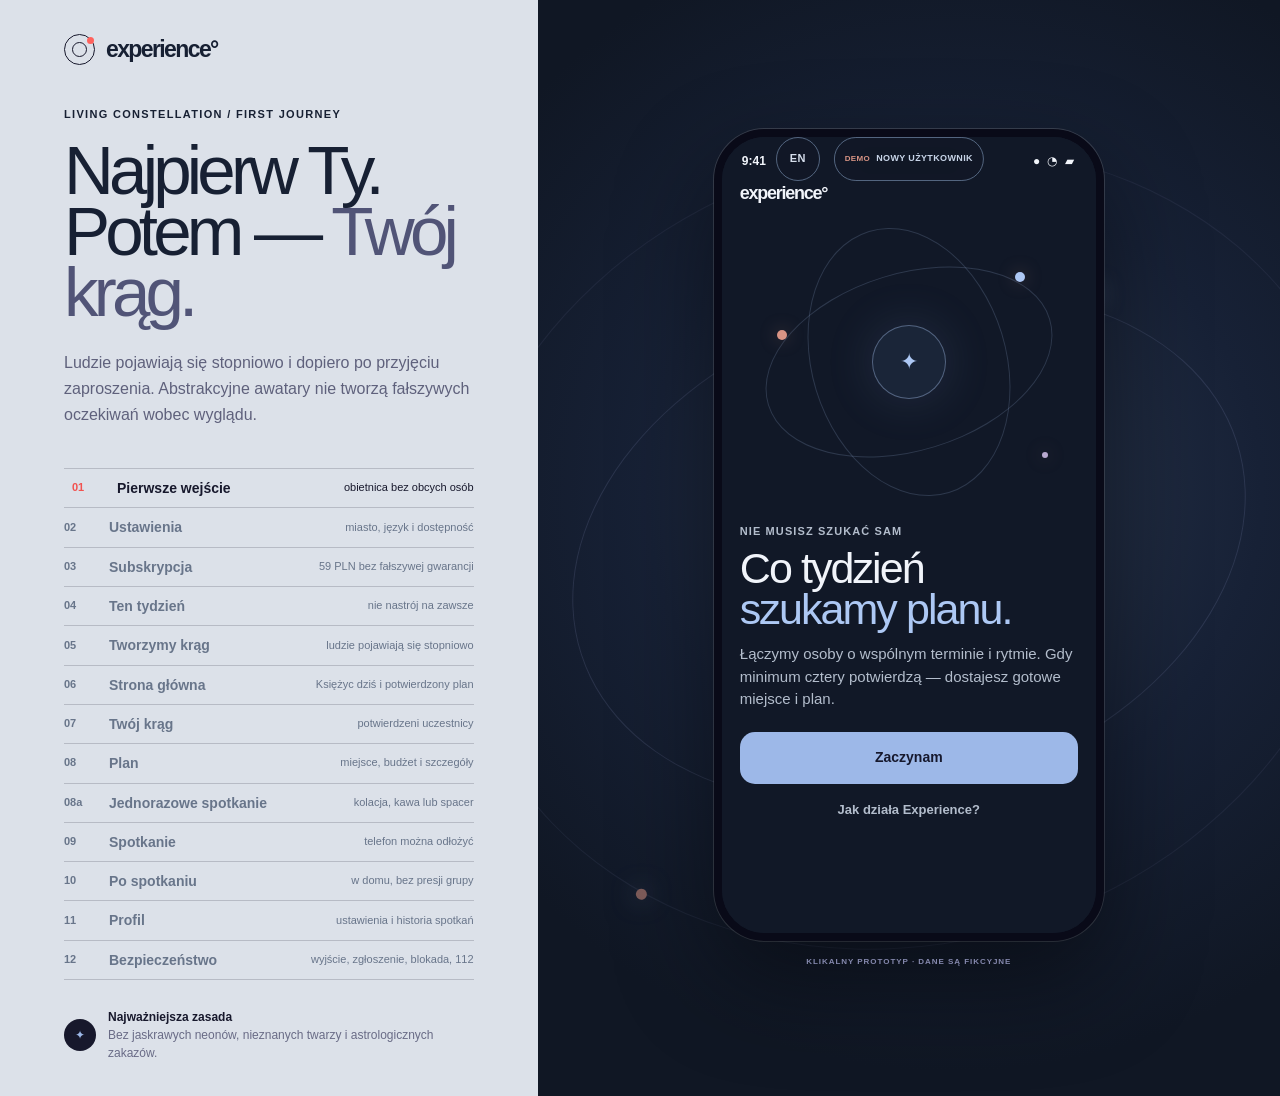
<file: index.html>
<!doctype html>
<html lang="pl">
<head>
  <meta charset="utf-8">
  <meta name="viewport" content="width=device-width, initial-scale=1">
  <meta name="theme-color" content="#11132c">
  <title>Experience — pełny prototyp</title>
  <meta name="description" content="Jeden prototyp Experience: jednorazowe spotkania i stały krąg.">
  <script>
    const target = new URL('living-constellation-v1/screens/', window.location.href);
    target.search = window.location.search;
    target.hash = window.location.hash;
    window.location.replace(target);
  </script>
</head>
<body>
  <noscript><a href="living-constellation-v1/screens/">Experience — pełny prototyp</a></noscript>
</body>
</html>
</file>
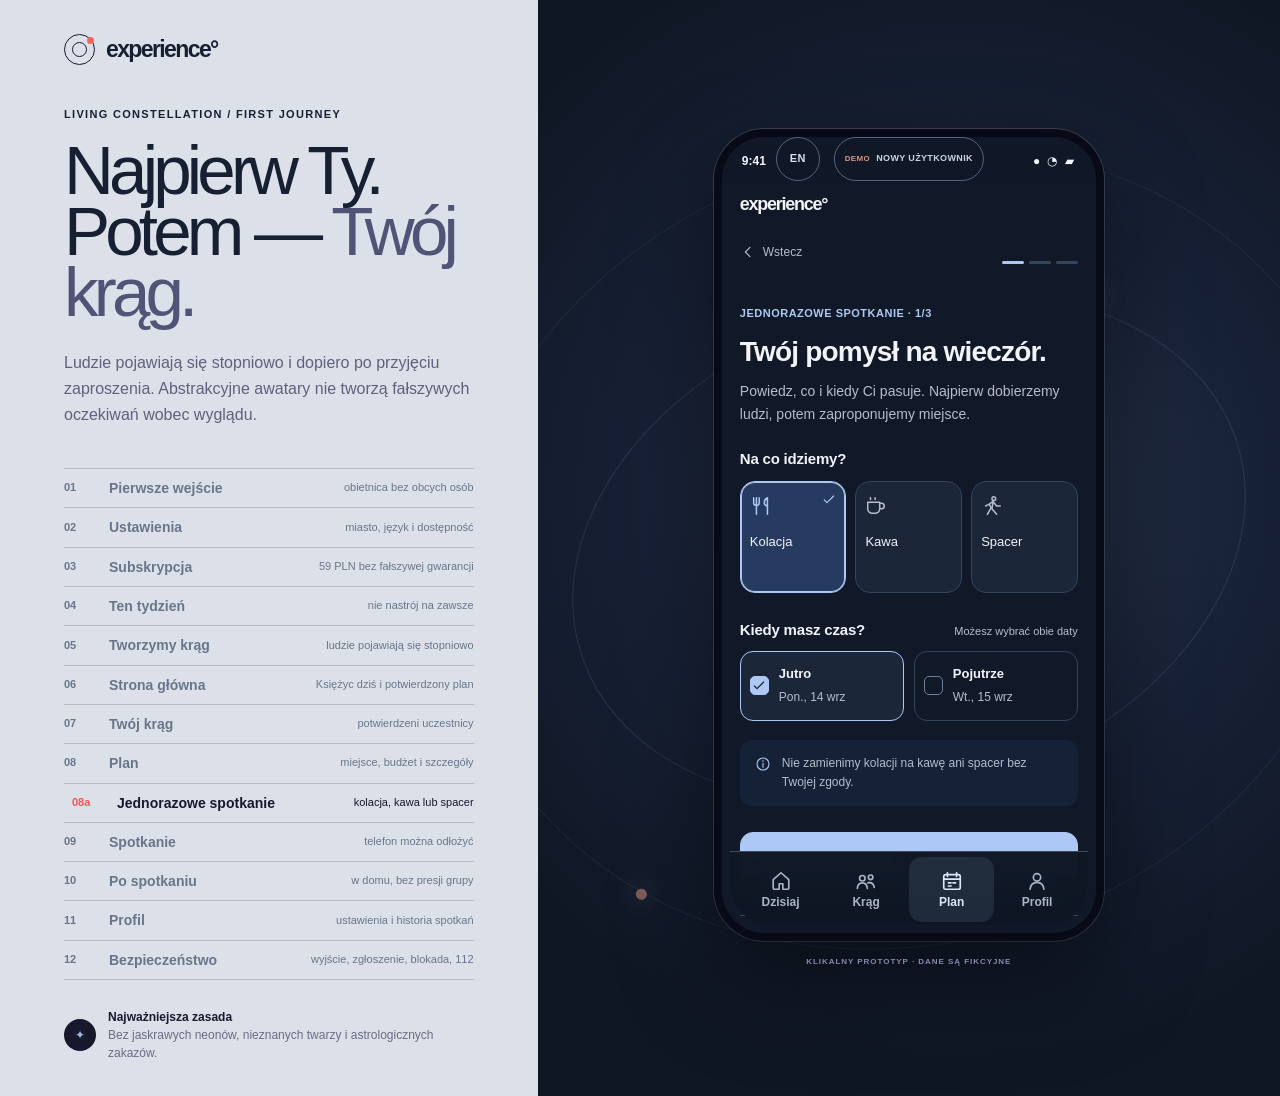
<file: one-off/index.html>
<!doctype html>
<html lang="pl">
<head>
  <meta charset="utf-8">
  <meta name="viewport" content="width=device-width, initial-scale=1">
  <title>Experience — jednorazowe spotkanie</title>
  <script>
    // Compatibility for shared links: the scenario now lives in the complete app.
    const target = new URL('../living-constellation-v1/screens/', location.href);
    target.search = location.search;
    target.searchParams.set('screen', 'oneoff');
    target.hash = location.hash;
    location.replace(target);
  </script>
</head>
<body><noscript><a href="../living-constellation-v1/screens/?screen=oneoff">Otwórz Experience</a></noscript></body>
</html>
</file>
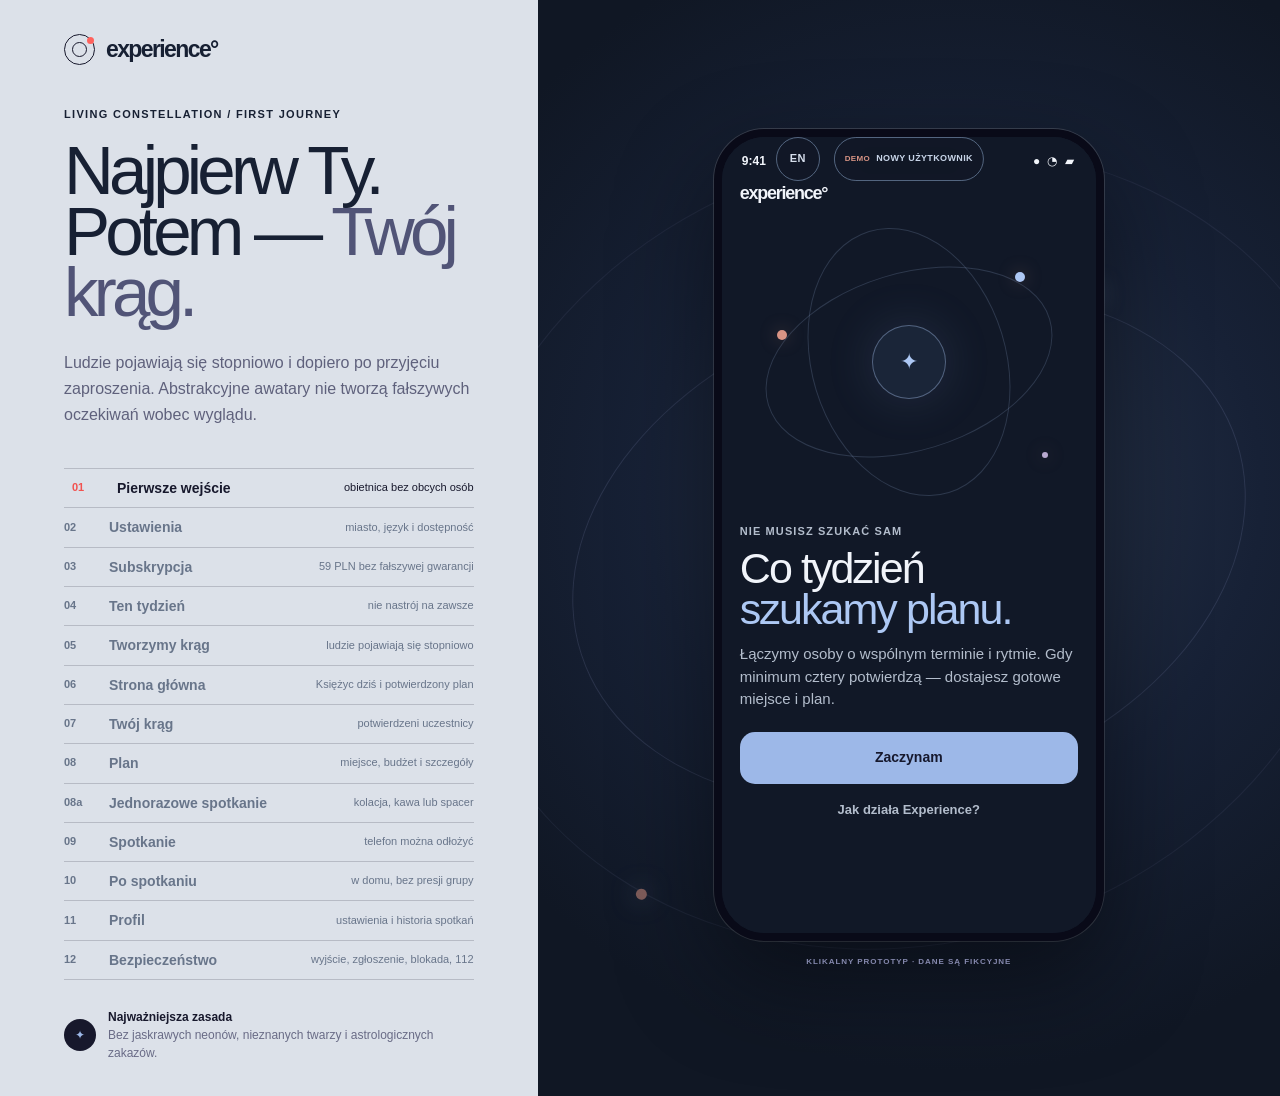
<file: living-constellation-v1/screens/index.html>
<!doctype html>
<html lang="pl">
<head>
  <meta charset="utf-8">
  <meta name="viewport" content="width=device-width, initial-scale=1, viewport-fit=cover">
  <meta name="theme-color" content="#11132c">
  <title>Experience — Living Constellation</title>
  <meta name="description" content="Interaktywny prototyp Experience: od codziennego impulsu do wzajemnej kontynuacji po spotkaniu.">
  <link rel="stylesheet" href="styles.css?v=unified-26">
  <link rel="stylesheet" href="one-off-flow.css?v=unified-26">
</head>
<body>
  <main class="prototype-shell">
    <aside class="guide-panel">
      <div class="brand"><span class="brand-orbit"><i></i></span><b>experience°</b></div>
      <p class="guide-kicker">LIVING CONSTELLATION / FIRST JOURNEY</p>
      <h1>Najpierw Ty.<br>Potem — <em>Twój krąg.</em></h1>
      <p class="guide-copy">Ludzie pojawiają się stopniowo i dopiero po przyjęciu zaproszenia. Abstrakcyjne awatary nie tworzą fałszywych oczekiwań wobec wyglądu.</p>
      <nav class="flow-nav" aria-label="Ekrany prototypu">
        <button data-route="welcome"><span>01</span><b>Pierwsze wejście</b><small>obietnica bez obcych osób</small></button>
        <button data-route="profile"><span>02</span><b>Ustawienia</b><small>miasto, język i dostępność</small></button>
        <button data-route="membership"><span>03</span><b>Subskrypcja</b><small>59 PLN bez fałszywej gwarancji</small></button>
        <button data-route="pulse"><span>04</span><b>Ten tydzień</b><small>nie nastrój na zawsze</small></button>
        <button data-route="forming"><span>05</span><b>Tworzymy krąg</b><small>ludzie pojawiają się stopniowo</small></button>
        <button data-route="home"><span>06</span><b>Strona główna</b><small>Księżyc dziś i potwierdzony plan</small></button>
        <button data-route="circle"><span>07</span><b>Twój krąg</b><small>potwierdzeni uczestnicy</small></button>
        <button data-route="plan"><span>08</span><b>Plan</b><small>miejsce, budżet i szczegóły</small></button>
        <button data-route="oneoff"><span>08a</span><b>Jednorazowe spotkanie</b><small>kolacja, kawa lub spacer</small></button>
        <button data-route="meeting"><span>09</span><b>Spotkanie</b><small>telefon można odłożyć</small></button>
        <button data-route="after"><span>10</span><b>Po spotkaniu</b><small>w domu, bez presji grupy</small></button>
        <button data-route="account"><span>11</span><b>Profil</b><small>ustawienia i historia spotkań</small></button>
        <button data-route="safety"><span>12</span><b>Bezpieczeństwo</b><small>wyjście, zgłoszenie, blokada, 112</small></button>
      </nav>
      <div class="guide-rule"><span>✦</span><p><b>Najważniejsza zasada</b><br>Bez jaskrawych neonów, nieznanych twarzy i astrologicznych zakazów.</p></div>
    </aside>

    <section class="device-stage" aria-label="Mobilny prototyp Experience">
      <div class="stage-orbit stage-orbit-a"></div><div class="stage-orbit stage-orbit-b"></div>
      <div class="phone">
        <div class="phone-island"></div>
        <div class="phone-status" aria-hidden="true"><b>9:41</b><span>● ◔ ▰</span></div>
        <div id="app" class="app" aria-live="polite"></div>
      </div>
      <p class="stage-hint">Klikalny prototyp · dane są fikcyjne</p>
    </section>
  </main>

  <div id="toast" class="toast" role="status" aria-live="polite"></div>
  <script src="one-off-flow.js?v=unified-26"></script>
  <script src="app.js?v=unified-26"></script>
</body>
</html>
</file>
<file: living-constellation-v1/screens/styles.css>
:root {
  --night: #111827;
  --night-2: #172033;
  --panel: #1b2639;
  --panel-soft: #223047;
  --ink: #f1f4fa;
  --muted: #b3bdcc;
  --line: #34445b;
  --mint: #adc8f4;
  --acid: #9db8e8;
  --coral: #d89484;
  --lilac: #c2cce0;
  --cream: #e8e9ed;
  --danger: #d98982;
  --safe: #7da99a;
}

* { box-sizing: border-box; }
html, body { width: 100%; min-height: 100%; max-width: 100vw; overflow-x: hidden; }
body { margin: 0; background: #d8dee8; color: var(--ink); font-family: "Avenir Next", Avenir, sans-serif; -webkit-font-smoothing: antialiased; }
button, input { color: inherit; font: inherit; }
button { -webkit-tap-highlight-color: transparent; }
button:focus-visible { outline: 3px solid var(--acid); outline-offset: 3px; }

.prototype-shell { min-height: 100vh; display: grid; grid-template-columns: minmax(390px, 42%) 1fr; }
.guide-panel { min-height: 100vh; padding: 34px clamp(34px, 5vw, 78px); position: relative; z-index: 2; display: flex; flex-direction: column; background: #dce1e9; color: #172033; }
.brand { display: flex; align-items: center; gap: 11px; font: 600 23px/1 "Futura", "Avenir Next", sans-serif; letter-spacing: -.07em; }
.brand-orbit { width: 31px; height: 31px; position: relative; display: grid; place-items: center; border: 1px solid #17182c; border-radius: 50%; }
.brand-orbit::before { content: ""; width: 13px; height: 13px; border: 1px solid #17182c; border-radius: 50%; }
.brand-orbit i { width: 7px; height: 7px; position: absolute; right: 0; top: 2px; border-radius: 50%; background: #ff625d; }
.guide-kicker { margin: 42px 0 17px; font-size: 9px; font-weight: 850; letter-spacing: .17em; }
.guide-panel h1 { max-width: 720px; margin: 0; font: 400 clamp(48px, 5.4vw, 83px)/.88 "Futura", "Avenir Next", sans-serif; letter-spacing: -.07em; }
.guide-panel h1 em { color: #515477; font-style: normal; }
.guide-copy { max-width: 510px; margin: 28px 0 40px; color: #5f617c; font-size: 14px; line-height: 1.62; }
.flow-nav { display: grid; margin-top: auto; border-top: 1px solid rgba(23,24,44,.19); }
.flow-nav button { appearance: none; width: 100%; display: grid; grid-template-columns: 35px 1fr auto; align-items: center; gap: 10px; padding: 9px 0; border: 0; border-bottom: 1px solid rgba(23,24,44,.19); background: transparent; color: #68758a; text-align: left; cursor: pointer; transition: color .2s ease, padding .2s ease; }
.flow-nav button span { font-size: 8px; font-weight: 850; }.flow-nav button b { font-size: 12px; }.flow-nav button small { font-size: 9px; }
.flow-nav button:hover, .flow-nav button.active { padding-left: 8px; color: #17182c; }.flow-nav button.active span { color: #f25250; }
.guide-rule { display: flex; align-items: center; gap: 12px; margin-top: 28px; color: #696b86; font-size: 10px; line-height: 1.5; }.guide-rule > span { width: 32px; height: 32px; display: grid; place-items: center; flex: 0 0 32px; border-radius: 50%; background: #17182c; color: var(--acid); }.guide-rule p { margin: 0; }.guide-rule b { color: #17182c; }

.device-stage { min-height: 100vh; position: relative; display: grid; place-items: center; align-content: center; overflow: hidden; padding: 38px; background: radial-gradient(circle at 56% 45%, #29364c 0, #172136 42%, #101724 79%); }
.stage-orbit { position: absolute; border: 1px solid rgba(190,193,255,.12); border-radius: 50%; transform: rotate(-18deg); pointer-events: none; }.stage-orbit::after { content: ""; width: 11px; height: 11px; position: absolute; border-radius: 50%; background: var(--mint); box-shadow: 0 0 23px rgba(173,200,244,.6); }.stage-orbit-a { width: 690px; height: 490px; }.stage-orbit-a::after { top: 11%; right: 12%; }.stage-orbit-b { width: 920px; height: 790px; opacity: .55; }.stage-orbit-b::after { left: 10%; bottom: 18%; background: var(--coral); }
.phone { width: min(390px, calc(100vw - 42px)); height: min(844px, calc(100vh - 88px)); min-height: 680px; position: relative; z-index: 2; overflow: hidden; border: 8px solid #090a18; border-radius: 51px; background: var(--night); box-shadow: 0 40px 100px rgba(0,0,0,.47), 0 0 0 1px rgba(255,255,255,.16); }
.phone-island { width: 105px; height: 27px; position: absolute; z-index: 30; top: 10px; left: 50%; border-radius: 18px; background: #080914; transform: translateX(-50%); }
.phone-status { height: 43px; position: absolute; z-index: 25; inset: 0 0 auto; display: flex; justify-content: space-between; align-items: center; padding: 7px 20px 0; background: linear-gradient(var(--night), transparent); font-size: 10px; pointer-events: none; }.phone-status span { letter-spacing: 2px; }
.app { height: 100%; }
.screen { height: 100%; overflow-y: auto; padding: 47px 18px 100px; background: var(--night); scrollbar-width: none; }.screen::-webkit-scrollbar { display: none; }
.screen--light { background: var(--cream); color: #1a1c24; }
.stage-hint { position: relative; z-index: 2; margin: 15px 0 0; color: #8589ae; font-size: 8px; font-weight: 750; letter-spacing: .12em; text-transform: uppercase; }

.topbar { min-height: 40px; display: flex; justify-content: space-between; align-items: center; margin-bottom: 18px; }
.logo { font: 600 18px/1 "Futura", "Avenir Next", sans-serif; letter-spacing: -.07em; }
.round-button, .back { appearance: none; width: 44px; height: 44px; display: grid; place-items: center; border: 1px solid var(--line); border-radius: 50%; background: transparent; color: var(--mint); cursor: pointer; }
.screen--light .round-button, .screen--light .back { border-color: rgba(26,28,36,.2); color: #1a1c24; }
.eyebrow { margin: 0 0 7px; color: var(--muted); font-size: 7px; font-weight: 850; letter-spacing: .17em; text-transform: uppercase; }
.screen--light .eyebrow { color: #74716a; }
.display { margin: 0; font: 400 32px/.96 "Futura", "Avenir Next", sans-serif; letter-spacing: -.05em; }
.display strong { color: var(--mint); font-weight: 400; }.screen--light .display strong { color: #475fe5; }
.lead { margin: 11px 0 0; color: var(--muted); font-size: 11px; line-height: 1.55; }.screen--light .lead { color: #69665f; }
.section-title { margin: 0; font-size: 17px; line-height: 1.15; }
.primary, .secondary, .soft-action { appearance: none; width: 100%; min-height: 48px; padding: 13px 16px; border-radius: 15px; cursor: pointer; font-size: 10px; font-weight: 850; }
.primary { border: 0; background: var(--acid); color: #16182d; }.primary:active { transform: scale(.985); }.secondary { border: 1px solid var(--line); background: transparent; color: var(--ink); }.screen--light .secondary { border-color: rgba(26,28,36,.2); color: #1a1c24; }.soft-action { border: 0; background: var(--panel-soft); color: var(--mint); }
.button-row { display: grid; grid-template-columns: 1fr 1fr; gap: 8px; margin-top: 15px; }
.fine { margin: 12px 0 0; color: var(--muted); text-align: center; font-size: 8px; line-height: 1.45; }

.home-head { display: flex; justify-content: space-between; align-items: center; }.notification { position: relative; }.notification::after { content: "2"; width: 14px; height: 14px; position: absolute; right: -3px; top: -4px; display: grid; place-items: center; border-radius: 50%; background: var(--coral); color: #fff; font-size: 7px; }
.moon-today-card { appearance: none; width: 100%; display: grid; grid-template-columns: 43px 1fr auto; align-items: center; gap: 11px; margin-top: 22px; padding: 12px 13px; border: 1px solid #465a74; border-radius: 16px; background: #19263a; color: var(--ink); text-align: left; cursor: pointer; }.moon-today-card > span:nth-child(2) small { display: block; color: var(--mint); font-size: 6px; font-weight: 850; letter-spacing: .11em; }.moon-today-card > span:nth-child(2) b { display: block; margin-top: 4px; font-size: 10px; }.moon-today-card > span:nth-child(2) em { display: block; margin-top: 3px; color: var(--muted); font-size: 7px; font-style: normal; }.moon-today-card > i { color: #8090a8; font-size: 18px; font-style: normal; }.moon-disc { width: 41px; height: 41px; position: relative; display: grid; place-items: center; border: 1px solid #627795; border-radius: 50%; box-shadow: 0 0 22px rgba(173,200,244,.12); }.moon-disc::before { content:""; width: 23px; height: 23px; border-radius: 50%; background: #0c1422; box-shadow: inset -4px 0 0 #2d3c53; }.moon-disc i { width: 4px; height: 4px; position: absolute; right: 2px; top: 5px; border-radius: 50%; background: var(--coral); }
.lunar-hero { display: flex; align-items: center; gap: 22px; margin: 24px 0 19px; padding: 19px; border: 1px solid var(--line); border-radius: 20px; background: var(--panel); }.lunar-rings { width: 101px; height: 101px; position: relative; display: grid; place-items: center; flex: 0 0 101px; border: 1px solid rgba(173,200,244,.2); border-radius: 50%; }.lunar-rings::before { content:""; position: absolute; inset: 14px; border: 1px solid rgba(173,200,244,.12); border-radius: 50%; }.lunar-rings i { width: 50px; height: 50px; position: relative; z-index: 1; border: 1px solid #50627e; border-radius: 50%; background: #0c1422; box-shadow: inset -7px 0 0 #2b3a51, 0 0 28px rgba(173,200,244,.12); }.lunar-rings span { width: 7px; height: 7px; position: absolute; right: 5px; top: 17px; border-radius: 50%; background: var(--coral); }.lunar-phase small { color: var(--muted); font-size: 6px; font-weight: 800; letter-spacing: .1em; }.lunar-phase h2 { margin: 7px 0 4px; font: 400 30px/1 "Futura", sans-serif; }.lunar-phase p { margin: 0; color: var(--mint); font-size: 8px; }
.science-note, .no-wait-rule { display: flex; gap: 10px; padding: 13px; border-radius: 14px; background: #1a2639; color: var(--muted); font-size: 8px; line-height: 1.5; }.science-note > span, .no-wait-rule > span { color: var(--mint); font-size: 16px; }.science-note p, .no-wait-rule p { margin: 0; }.science-note b, .no-wait-rule b { color: var(--ink); }.lunar-guidance { margin: 20px 0 14px; }.lunar-guidance > h2 { margin: 9px 0 12px; font: 400 20px/1.08 "Futura", sans-serif; }.lunar-guidance > div { display: grid; grid-template-columns: 25px 1fr; gap: 8px; padding: 10px 0; border-top: 1px solid var(--line); }.lunar-guidance > div > span { color: var(--coral); font-size: 7px; font-weight: 850; }.lunar-guidance p { margin: 0; color: var(--muted); font-size: 8px; line-height: 1.45; }.lunar-guidance p b { color: var(--ink); }.no-wait-rule { margin-bottom: 15px; border: 1px solid #465a74; }
.home-copy { margin-top: 30px; }
.orbit-map { height: 285px; position: relative; margin: 20px -18px 24px; overflow: hidden; }
.orbit { position: absolute; border: 1px solid rgba(184,186,255,.16); border-radius: 50%; transform: rotate(-18deg); }.orbit.one { width: 300px; height: 178px; top: 58px; left: 30px; }.orbit.two { width: 208px; height: 278px; top: 0; left: 80px; }
.node { appearance: none; width: 38px; height: 38px; position: absolute; z-index: 3; display: grid; place-items: center; border: 1px solid var(--mint); border-radius: 50%; background: #242747; color: #fff; font-size: 9px; font-weight: 800; cursor: pointer; box-shadow: 0 0 0 5px rgba(173,200,244,.035); }.node.me { width: 53px; height: 53px; left: 151px; top: 109px; border: 0; background: var(--acid); color: #14162b; box-shadow: 0 0 36px rgba(157,184,232,.26); }.node.one { left: 34px; top: 94px; }.node.two { right: 37px; top: 49px; }.node.three { right: 49px; bottom: 48px; }.node.four { left: 73px; bottom: 27px; }.node.wait { left: 136px; top: 27px; border-style: dashed; border-color: #717597; background: #181a35; color: #8b8ead; }
.connector { height: 1px; position: absolute; z-index: 1; background: linear-gradient(90deg, var(--mint), rgba(173,200,244,.07)); transform-origin: 0 50%; }.connector.a { width: 125px; left: 66px; top: 110px; transform: rotate(13deg); }.connector.b { width: 130px; left: 181px; top: 131px; transform: rotate(-31deg); }.connector.c { width: 118px; left: 178px; top: 148px; transform: rotate(38deg); }.connector.d { width: 105px; left: 98px; top: 214px; transform: rotate(-51deg); }
.orbit-count { position: absolute; right: 8px; top: 128px; color: #c8cae8; font: 400 16px/1 "Futura", sans-serif; }.orbit-count small { display: block; color: #747798; font-size: 5px; letter-spacing: .12em; }
.plan-card { width: 100%; display: block; padding: 14px 15px; border: 1px solid #454968; border-radius: 17px; background: linear-gradient(140deg,#242747,#1a1d3a); color: var(--ink); text-align: left; cursor: pointer; }.plan-card > span { color: var(--mint); font-size: 7px; font-weight: 850; letter-spacing: .13em; }.plan-card strong { display: block; margin: 7px 0 3px; font-size: 15px; }.plan-card small { display: block; color: var(--muted); font-size: 8px; }.plan-card b { display: block; margin-top: 10px; color: var(--acid); font-size: 7px; }
.nudge { width: 100%; min-height: 54px; display: grid; grid-template-columns: 12px 1fr auto; align-items: center; gap: 10px; margin-top: 9px; padding: 0 13px; border: 0; border-radius: 15px; background: var(--panel-soft); color: var(--ink); text-align: left; cursor: pointer; }.nudge > i { width: 7px; height: 7px; border-radius: 50%; background: var(--coral); box-shadow: 0 0 13px var(--coral); }.nudge small { display: block; margin-bottom: 2px; color: var(--muted); font-size: 6px; letter-spacing: .13em; }.nudge span { font-size: 9px; font-weight: 750; }.nudge b { color: var(--mint); font-size: 18px; font-weight: 300; }
.nudge-detail { max-height: 0; overflow: hidden; opacity: 0; color: var(--muted); font-size: 9px; line-height: 1.5; transition: .3s ease; }.nudge-detail.open { max-height: 90px; padding: 10px 4px 0; opacity: 1; }

.circle-hero { position: relative; margin: 18px 0 22px; padding: 22px 18px; overflow: hidden; border: 1px solid var(--line); border-radius: 21px; background: var(--panel); }.circle-hero::after { content: ""; width: 150px; height: 150px; position: absolute; right: -55px; top: -63px; border: 1px solid rgba(173,200,244,.18); border-radius: 50%; box-shadow: 0 0 0 29px rgba(173,200,244,.035),0 0 0 59px rgba(173,200,244,.025); }.circle-status { display: flex; align-items: center; gap: 8px; color: var(--acid); font-size: 7px; font-weight: 850; letter-spacing: .12em; }.circle-status i { width: 6px; height: 6px; border-radius: 50%; background: var(--acid); box-shadow: 0 0 12px var(--acid); }.circle-hero h2 { margin: 15px 0 7px; font: 400 25px/1 "Futura", sans-serif; }.circle-hero p { max-width: 28ch; margin: 0; color: var(--muted); font-size: 9px; line-height: 1.5; }
.people { margin-top: 18px; }.person { width: 100%; display: grid; grid-template-columns: 41px 1fr auto; align-items: center; gap: 11px; padding: 12px 0; border: 0; border-bottom: 1px solid var(--line); background: transparent; color: var(--ink); text-align: left; cursor: pointer; }.person-avatar { width: 41px; height: 41px; display: grid; place-items: center; position: relative; border-radius: 50%; background: linear-gradient(145deg,#434875,#252846); font: 500 13px/1 "Futura", sans-serif; }.person-avatar::after { content: ""; width: 8px; height: 8px; position: absolute; right: 0; bottom: 1px; border: 2px solid var(--night); border-radius: 50%; background: var(--safe); }.person.pending .person-avatar::after { background: #747897; }.person strong { display: block; font-size: 11px; }.person small { display: block; margin-top: 3px; color: var(--muted); font-size: 8px; }.person > b { color: var(--mint); font-size: 16px; font-weight: 400; }
.match-reason { margin-top: 18px; padding: 15px; border: 1px solid var(--line); border-radius: 16px; }.match-reason span { color: var(--mint); font-size: 7px; font-weight: 850; letter-spacing: .12em; }.match-reason p { margin: 8px 0 0; color: var(--muted); font-size: 9px; line-height: 1.5; }

.confirmed-badge { display: inline-flex; align-items: center; gap: 7px; padding: 7px 10px; border: 1px solid #78a972; border-radius: 99px; color: #416c3e; font-size: 7px; font-weight: 850; letter-spacing: .1em; }.confirmed-badge i { width: 6px; height: 6px; border-radius: 50%; background: #65a164; }
.plan-title { margin-top: 18px; }.plan-title h1 { margin: 11px 0 0; font: 500 37px/.9 "Iowan Old Style", Georgia, serif; letter-spacing: -.04em; }.plan-title h1 em { color: #475fe5; font-weight: 400; }
.venue-art { height: 178px; position: relative; overflow: hidden; margin: 22px -18px 0; background: #b9baf0; }.venue-art::before { content: ""; position: absolute; inset: 0; background: repeating-linear-gradient(117deg,transparent 0 43px,rgba(27,29,61,.1) 44px 45px), repeating-linear-gradient(23deg,transparent 0 58px,rgba(27,29,61,.08) 59px 60px); }.venue-pin { width: 65px; height: 65px; position: absolute; left: 48%; top: 46%; display: grid; place-items: center; border-radius: 50% 50% 50% 0; background: var(--acid); color: #181a31; font: 850 9px/1 sans-serif; transform: translate(-50%,-50%) rotate(-45deg); box-shadow: 0 18px 38px rgba(46,48,94,.25); }.venue-pin span { transform: rotate(45deg); }.venue-name { position: absolute; left: 17px; bottom: 14px; padding: 7px 9px; background: #181a31; color: white; font-size: 8px; font-weight: 800; }
.detail-list { margin-top: 16px; border-top: 1px solid rgba(26,28,36,.17); }.detail-row { display: grid; grid-template-columns: 30px 1fr auto; gap: 9px; align-items: center; padding: 12px 0; border-bottom: 1px solid rgba(26,28,36,.17); }.detail-row > span { font-size: 17px; }.detail-row b { display: block; font-size: 10px; }.detail-row small { display: block; margin-top: 2px; color: #77746d; font-size: 8px; }.detail-row > strong { font-size: 9px; text-align: right; }
.attendance-strip { display: flex; align-items: center; margin: 17px 0; }.mini-avatar { width: 31px; height: 31px; display: grid; place-items: center; margin-right: -7px; border: 2px solid var(--cream); border-radius: 50%; background: #30345d; color: #fff; font-size: 8px; }.attendance-strip > span { margin-left: 14px; color: #65635d; font-size: 8px; }

.meeting-head { padding-bottom: 17px; border-bottom: 1px solid var(--line); }.meeting-head-top { display: flex; justify-content: space-between; align-items: center; }.live-badge { display: flex; align-items: center; gap: 6px; color: var(--coral); font-size: 7px; font-weight: 850; letter-spacing: .11em; }.live-badge i { width: 6px; height: 6px; border-radius: 50%; background: var(--coral); box-shadow: 0 0 12px var(--coral); animation: pulse 1.5s ease infinite; }@keyframes pulse { 50% { opacity: .35; } }
.meeting-head h1 { margin: 17px 0 5px; font: 400 29px/.95 "Futura", sans-serif; }.meeting-head p { margin: 0; color: var(--muted); font-size: 9px; }
.arrival { margin-top: 15px; padding: 14px; border: 1px solid var(--line); border-radius: 15px; }.arrival-top { display: flex; justify-content: space-between; font-size: 8px; }.arrival-top b { color: var(--mint); }.arrival-dots { display: grid; grid-template-columns: repeat(6,1fr); gap: 5px; margin-top: 10px; }.arrival-dots i { height: 5px; border-radius: 5px; background: #3b3f62; }.arrival-dots i.here { background: var(--mint); }
.host-card { margin-top: 17px; padding: 19px; position: relative; overflow: hidden; border-radius: 20px; background: var(--acid); color: #17192d; }.host-card::after { content:"✦"; position:absolute; right:-13px; top:-28px; color:rgba(23,25,45,.1); font:100px/1 sans-serif; }.host-step { font-size: 7px; font-weight: 900; letter-spacing: .13em; }.host-card h2 { max-width: 11ch; margin: 15px 0 8px; font: 400 29px/.95 "Futura", sans-serif; letter-spacing: -.045em; }.host-card p { max-width: 27ch; margin: 0; font-size: 10px; line-height: 1.5; }.timer { margin-top: 17px; display: flex; align-items: center; gap: 12px; }.timer-ring { width: 48px; height: 48px; display: grid; place-items: center; border: 5px solid rgba(23,25,45,.17); border-top-color: #17192d; border-radius: 50%; font-size: 8px; font-weight: 850; }.timer span { font-size: 8px; line-height: 1.4; }.host-card button { width: 100%; min-height: 41px; margin-top: 17px; border: 0; border-radius: 13px; background: #17192d; color: white; font-size: 9px; font-weight: 850; cursor: pointer; }
.meeting-note { margin: 14px 3px 0; color: var(--muted); font-size: 8px; line-height: 1.5; }
.support-card { margin-top: 17px; padding: 19px; border: 1px solid #40516a; border-radius: 20px; background: #1a2639; }.support-card h2 { max-width: 13ch; margin: 13px 0 8px; font: 400 25px/1 "Futura", sans-serif; letter-spacing: -.035em; }.support-card p { margin: 0; color: var(--muted); font-size: 9px; line-height: 1.5; }.support-card button { width: 100%; min-height: 41px; margin-top: 16px; border: 0; border-radius: 13px; background: #aebfdc; color: #17192d; font-size: 9px; font-weight: 850; cursor: pointer; }
.conversation-card { margin-top: 11px; padding: 16px; border-left: 2px solid var(--coral); border-radius: 0 15px 15px 0; background: #202c41; }.conversation-card span { color: var(--coral); font-size: 7px; font-weight: 850; letter-spacing: .12em; }.conversation-card h3 { margin: 10px 0 7px; font: 400 18px/1.15 "Futura", sans-serif; }.conversation-card p { margin: 0; color: var(--muted); font-size: 8px; line-height: 1.45; }.meeting-tools { display: grid; grid-template-columns: 1fr 1fr; gap: 7px; margin-top: 13px; }.meeting-finish { margin-top: 8px; }
.vote-card { margin-top: 13px; padding: 16px; border: 1px solid var(--line); border-radius: 17px; }.vote-card h3 { margin: 0 0 12px; font-size: 12px; }.vote-option { width: 100%; display: flex; justify-content: space-between; align-items: center; padding: 10px 0; border: 0; border-bottom: 1px solid var(--line); background: transparent; color: var(--ink); font-size: 9px; cursor: pointer; }.vote-option i { width: 16px; height: 16px; display: grid; place-items: center; border: 1px solid #686c91; border-radius: 50%; font-style: normal; }.vote-option.selected i { border-color: var(--acid); background: var(--acid); color: #17192d; }

.after-hero { text-align: center; }.after-symbol { width: 124px; height: 124px; position: relative; display: grid; place-items: center; margin: 9px auto 18px; border: 1px solid rgba(173,200,244,.3); border-radius: 50%; }.after-symbol::before { content: ""; position: absolute; inset: 19px; border: 1px solid rgba(173,200,244,.2); border-radius: 50%; }.after-symbol span { color: var(--acid); font-size: 30px; }.after-hero h1 { margin: 0; font: 400 30px/.96 "Futura", sans-serif; }.after-hero p { margin: 10px auto 0; max-width: 29ch; color: var(--muted); font-size: 9px; line-height: 1.5; }
.choice-person { margin-top: 18px; padding: 14px; border: 1px solid var(--line); border-radius: 17px; background: var(--panel); }.choice-head { display: flex; align-items: center; gap: 10px; }.choice-head .person-avatar { width: 38px; height: 38px; }.choice-head strong { display: block; font-size: 11px; }.choice-head small { display: block; margin-top: 3px; color: var(--muted); font-size: 8px; }.choice-actions { display: grid; grid-template-columns: repeat(3,minmax(0,1fr)); gap: 5px; margin-top: 12px; }.choice-actions button { min-width: 0; min-height: 44px; padding: 7px 4px; overflow-wrap: anywhere; border: 1px solid var(--line); border-radius: 11px; background: transparent; color: var(--muted); font-size: 7px; line-height: 1.15; cursor: pointer; }.choice-actions button.selected { border-color: var(--mint); background: rgba(173,200,244,.08); color: var(--mint); }
.privacy-note { display: flex; gap: 9px; margin-top: 15px; padding: 12px; border-radius: 13px; background: #1b1e3a; color: var(--muted); font-size: 8px; line-height: 1.5; }.privacy-note span { color: var(--mint); }
.result-card { margin-top: 18px; padding: 20px; border-radius: 20px; background: var(--mint); color: #15172d; text-align: center; }.result-card span { font-size: 28px; }.result-card h2 { margin: 8px 0 6px; font: 400 23px/1 "Futura", sans-serif; }.result-card p { margin: 0; font-size: 9px; line-height: 1.5; }.result-card button { width: 100%; min-height: 41px; margin-top: 14px; border: 0; border-radius: 12px; background: #15172d; color: white; font-size: 9px; font-weight: 800; cursor: pointer; }
.cooldown-card { margin-top: 22px; padding: 18px; border: 1px solid var(--line); border-radius: 18px; background: var(--panel); }.cooldown-card > span { color: var(--mint); font-size: 7px; font-weight: 850; letter-spacing: .12em; }.cooldown-card h2 { margin: 11px 0 8px; font: 400 20px/1.08 "Futura", sans-serif; }.cooldown-card p { margin: 0; color: var(--muted); font-size: 9px; line-height: 1.5; }.demo-followup { margin-top: 18px; }
.account-hero { display: flex; align-items: center; gap: 15px; margin: 17px 0 18px; }.account-avatar { width: 62px; height: 62px; flex: 0 0 62px; }.account-hero p { margin: 0 0 5px; }.account-hero h1 { margin: 0; font: 400 29px/1 "Futura", sans-serif; }.account-hero > div > span { display: block; margin-top: 5px; color: var(--muted); font-size: 8px; }
.account-summary { display: flex; justify-content: space-between; align-items: center; padding: 14px; border: 1px solid #465a74; border-radius: 15px; background: #1a2639; }.account-summary small { display: block; color: var(--muted); font-size: 6px; letter-spacing: .12em; }.account-summary b { display: block; margin-top: 4px; color: var(--mint); font-size: 11px; }.account-summary > span { color: var(--muted); font-size: 8px; }
.account-section { margin-top: 18px; }.section-heading { display: flex; justify-content: space-between; align-items: end; margin-bottom: 9px; }.section-heading p { margin: 0 0 5px; }.section-heading h2 { margin: 0; font: 400 17px/1 "Futura", sans-serif; }.section-heading > button { min-height: 44px; padding: 0 4px 0 14px; border: 0; background: transparent; color: var(--mint); font-size: 8px; cursor: pointer; }.section-heading > span { color: var(--muted); font-size: 9px; }
.profile-facts { display: grid; grid-template-columns: repeat(3,1fr); overflow: hidden; border: 1px solid var(--line); border-radius: 14px; background: var(--panel); }.profile-facts span { min-height: 52px; padding: 11px 9px; color: var(--muted); font-size: 7px; line-height: 1.3; }.profile-facts span + span { border-left: 1px solid var(--line); }.profile-facts b { display: block; margin-bottom: 5px; color: var(--ink); font-size: 8px; }
.history-card { appearance: none; width: 100%; display: grid; grid-template-columns: 39px 1fr auto; align-items: center; gap: 11px; padding: 11px 0; border: 0; border-bottom: 1px solid var(--line); background: transparent; color: var(--ink); text-align: left; cursor: pointer; }.history-date { width: 39px; height: 39px; display: grid; place-items: center; align-content: center; border-radius: 12px; background: #25334a; color: var(--muted); font-size: 6px; line-height: 1; }.history-date b { display: block; margin-bottom: 3px; color: var(--mint); font: 400 15px/1 "Futura", sans-serif; }.history-copy b { display: block; font-size: 9px; }.history-copy small { display: block; margin-top: 4px; color: var(--muted); font-size: 7px; }.history-card > i { color: #7d8aa0; font-size: 17px; font-style: normal; }
.compact-section { overflow: hidden; border: 1px solid var(--line); border-radius: 14px; }.settings-row { appearance: none; width: 100%; display: flex; justify-content: space-between; align-items: center; padding: 12px 14px; border: 0; background: var(--panel); color: var(--ink); text-align: left; cursor: pointer; }.settings-row + .settings-row { border-top: 1px solid var(--line); }.settings-row b { display: block; font-size: 9px; }.settings-row small { display: block; margin-top: 3px; color: var(--muted); font-size: 7px; }.settings-row i { color: #7d8aa0; font-size: 17px; font-style: normal; }

.bottom-nav { height: 74px; position: absolute; z-index: 20; left: 8px; right: 8px; bottom: 8px; display: grid; grid-template-columns: repeat(4,1fr); padding: 5px 8px 3px; border-top: 1px solid #3d4b61; border-radius: 0 0 41px 41px; background: rgba(15,23,36,.98); backdrop-filter: blur(18px); }.bottom-nav button { appearance: none; min-width: 0; display: flex; flex-direction: column; align-items: center; justify-content: center; gap: 4px; border: 0; border-radius: 13px; background: transparent; color: #aab5c6; font-size: 12px; font-weight: 650; line-height: 1; cursor: pointer; }.bottom-nav button svg { width: 22px; height: 22px; fill: none; stroke: currentColor; stroke-width: 1.8; stroke-linecap: round; stroke-linejoin: round; }.bottom-nav button span { display: block; }.bottom-nav button.active { background: rgba(173,200,244,.11); color: #dce8fa; }.bottom-nav button:active { background: rgba(173,200,244,.16); }
.screen--light + .bottom-nav { border-top-color: rgba(26,28,36,.15); background: rgba(240,234,220,.94); }.screen--light + .bottom-nav button { color: #8b877d; }.screen--light + .bottom-nav button.active { color: #475fe5; }
.toast { position: fixed; left: 50%; bottom: 24px; z-index: 50; max-width: calc(100vw - 30px); padding: 12px 18px; border: 1px solid #575b7c; border-radius: 99px; background: #171a34; color: #fff; font-size: 10px; opacity: 0; transform: translate(-50%,18px); transition: .25s ease; pointer-events: none; }.toast.show { opacity: 1; transform: translate(-50%,0); }

/* First journey */
.welcome-screen, .membership-screen, .forming-screen { display: flex; flex-direction: column; }
.welcome-top { display: flex; justify-content: space-between; align-items: center; }
.language-button { appearance: none; width: 44px; height: 44px; border: 1px solid var(--line); border-radius: 50%; background: transparent; color: var(--muted); font-size: 8px; font-weight: 800; }
.welcome-sky { height: 305px; position: relative; margin: 8px -18px -8px; overflow: hidden; }
.sky-orbit { position: absolute; left: 50%; top: 50%; border: 1px solid rgba(173,200,244,.18); border-radius: 50%; transform: translate(-50%,-50%) rotate(-17deg); }
.sky-orbit.one { width: 295px; height: 178px; }.sky-orbit.two { width: 195px; height: 274px; }
.sky-core { width: 74px; height: 74px; position: absolute; left: 50%; top: 50%; display: grid; place-items: center; border: 1px solid rgba(173,200,244,.38); border-radius: 50%; background: #1a2538; color: var(--mint); font-size: 22px; transform: translate(-50%,-50%); box-shadow: 0 0 50px rgba(123,154,207,.16); }
.sky-dot { width: 10px; height: 10px; position: absolute; border-radius: 50%; background: var(--coral); box-shadow: 0 0 18px rgba(216,148,132,.35); }.sky-dot.a { left: 55px; top: 120px; }.sky-dot.b { right: 71px; top: 62px; background: var(--mint); }.sky-dot.c { right: 48px; bottom: 57px; width: 6px; height: 6px; background: #b8a9d0; }
.welcome-copy { margin-top: auto; }.welcome-copy h1 { margin: 8px 0 13px; font: 400 43px/.87 "Futura", "Avenir Next", sans-serif; letter-spacing: -.07em; }.welcome-copy h1 strong { color: var(--mint); font-weight: 400; }.welcome-copy > p:last-child { margin: 0 0 21px; color: var(--muted); font-size: 11px; line-height: 1.55; }
.text-action { appearance: none; min-height: 40px; margin: 5px auto 0; border: 0; background: transparent; color: var(--muted); font-size: 8px; font-weight: 750; cursor: pointer; }

.setup-progress { display: flex; align-items: center; gap: 11px; margin: -2px 0 27px; color: var(--muted); font-size: 7px; font-weight: 850; }.setup-progress > i { height: 3px; flex: 1; overflow: hidden; border-radius: 3px; background: #2b374b; }.setup-progress > i b { height: 100%; display: block; border-radius: inherit; background: var(--mint); transition: width .3s ease; }
.setup-screen .display { margin-bottom: 10px; }.field-label { display: flex; justify-content: space-between; margin: 22px 0 8px; color: var(--muted); font-size: 7px; font-weight: 850; letter-spacing: .13em; }.field-label small { font-size: 6px; font-weight: 650; }
.field-row { appearance: none; width: 100%; min-height: 49px; display: flex; justify-content: space-between; align-items: center; padding: 0 14px; border: 1px solid var(--line); border-radius: 14px; background: var(--panel); color: var(--ink); text-align: left; font-size: 10px; }.field-row b { color: var(--mint); }.field-row.selected { border-color: #617da9; }.muted-field span { color: var(--muted); }
.option-grid { display: grid; grid-template-columns: 1fr 1fr; gap: 8px; }.option-stack { display: grid; gap: 8px; }.option { appearance: none; min-height: 69px; position: relative; padding: 13px; border: 1px solid var(--line); border-radius: 14px; background: transparent; color: var(--ink); text-align: left; cursor: pointer; }.option.selected { border-color: #7597cb; background: rgba(157,184,232,.1); box-shadow: inset 0 0 0 1px rgba(157,184,232,.12); }.option b { display: block; font-size: 10px; }.option small { display: block; margin-top: 4px; color: var(--muted); font-size: 7px; line-height: 1.35; }.option > i { position: absolute; right: 13px; top: 50%; color: var(--mint); font-style: normal; transform: translateY(-50%); }
.consent { display: flex; align-items: center; gap: 10px; margin-top: 20px; color: var(--muted); font-size: 8px; }.consent input { width: 18px; height: 18px; accent-color: #7e9ed1; }
.setup-note { margin: 14px 0 0; color: var(--muted); font-size: 8px; line-height: 1.5; }
.week-pulse-screen .display { margin-bottom: 12px; }.week-modes { margin-top: 21px; }.weekly-note { margin-top: 18px; }
.setup-bottom { margin-top: 27px; padding-top: 10px; }

.membership-orbit { width: 150px; height: 150px; position: relative; display: grid; place-items: center; margin: 2px auto 20px; border: 1px solid rgba(173,200,244,.2); border-radius: 50%; }.membership-orbit::before { content:""; position:absolute; inset:27px; border:1px solid rgba(173,200,244,.15); border-radius:50%; }.membership-orbit span { color: var(--mint); font-size: 24px; }.membership-orbit i { width: 13px; height: 13px; position:absolute; right:12px; top:28px; border-radius:50%; background:var(--coral); }
.membership-screen .display { margin-bottom: 17px; }.price { display: flex; align-items: center; gap: 10px; padding: 15px 0; border-top: 1px solid var(--line); border-bottom: 1px solid var(--line); }.price > strong { font: 400 54px/.8 "Futura", sans-serif; letter-spacing: -.08em; }.price > span { color: var(--muted); font-size: 10px; font-weight: 800; line-height: 1.15; }.price small { font-size: 6px; letter-spacing: .1em; }
.benefits { margin: 12px 0; padding: 0; list-style: none; }.benefits li { display: grid; grid-template-columns: 27px 1fr; gap: 9px; padding: 10px 0; border-bottom: 1px solid var(--line); }.benefits li > i { color: var(--mint); font-size: 7px; font-style: normal; }.benefits b { display: block; font-size: 9px; }.benefits small { display: block; margin-top: 3px; color: var(--muted); font-size: 7px; }
.optional-trust, .age-guarantee, .subscription-rule { display: flex; gap: 10px; margin: 13px 0 17px; padding: 12px; border-radius: 14px; background: var(--panel); color: var(--muted); font-size: 8px; line-height: 1.45; }.optional-trust > span, .age-guarantee > span, .subscription-rule > span { color: var(--mint); font-size: 16px; }.optional-trust p, .age-guarantee p, .subscription-rule p { margin: 0; }.optional-trust b, .age-guarantee b, .subscription-rule b { color: var(--ink); }
.subscription-rule { margin-bottom: 8px; border: 1px solid #46556d; background: #182236; }.subscription-rule > span { width: 18px; height: 18px; display: grid; place-items: center; flex: 0 0 18px; border: 1px solid #7185a4; border-radius: 50%; font-size: 9px; font-weight: 800; }

.forming-screen > * { flex-shrink: 0; }.forming-screen .lead { min-height: 49px; }.forming-orbit { height: 300px; min-height: 300px; flex: 0 0 300px; position: relative; margin: 0 -18px 12px; overflow: hidden; }.forming-orbit .ring { position:absolute; left:50%; top:50%; border:1px solid rgba(173,200,244,.17); border-radius:50%; transform:translate(-50%,-50%) rotate(-18deg); }.ring-a { width:300px; height:175px; }.ring-b { width:205px; height:274px; }
.forming-node { position:absolute; z-index:2; display:grid; justify-items:center; gap:5px; color:var(--muted); font-size:6px; transition:opacity .35s ease, transform .35s ease; }.forming-node.self { left:155px; top:121px; }.forming-node.slot-1 { left:36px; top:105px; }.forming-node.slot-2 { right:38px; top:57px; }.forming-node.slot-3 { right:50px; bottom:53px; }.forming-node.slot-4 { left:74px; bottom:32px; }.forming-node.slot-5 { left:138px; top:36px; }.forming-node.revealed { color:var(--ink); animation:reveal-node .45s ease both; }@keyframes reveal-node { from { opacity:0; transform:scale(.7); } }
.forming-status { position: relative; z-index: 3; padding: 14px; border: 1px solid var(--line); border-radius: 15px; background: var(--panel); }.forming-status > div { display:flex; justify-content:space-between; align-items:center; }.forming-status span { font:400 22px/1 "Futura",sans-serif; }.forming-status div b { max-width:180px; color:var(--muted); text-align:right; font-size:6px; letter-spacing:.1em; }.forming-status > i { height:3px; display:block; margin-top:10px; overflow:hidden; border-radius:3px; background:#2d394d; }.forming-status > i b { height:100%; display:block; background:var(--mint); }
.forming-actions { display: grid; gap: 10px; margin-top: 18px; }
.forming-wait-note { margin: 7px 7px 0; color: var(--muted); text-align: center; font-size: 12px; line-height: 1.45; }
.prototype-simulation { margin-top: 8px; }.prototype-simulation small { display: block; margin-bottom: 8px; color: var(--muted); text-align: center; font-size: 10px; font-weight: 650; letter-spacing: .04em; }

.abstract-avatar { width: 42px; height: 42px; position: relative; display: block; overflow: hidden; border: 1px solid rgba(255,255,255,.22); border-radius: 50%; background: #2a3850; }
.abstract-avatar::before, .abstract-avatar::after, .abstract-avatar i, .abstract-avatar b { content:""; position:absolute; display:block; border-radius:50%; }
.abstract-avatar::before { width:24px; height:24px; left:-4px; top:9px; background:rgba(255,255,255,.18); }.abstract-avatar::after { width:18px; height:18px; right:3px; top:-3px; border:5px solid rgba(255,255,255,.2); }.abstract-avatar i { width:9px; height:9px; right:8px; bottom:6px; background:rgba(255,255,255,.65); }.abstract-avatar b { width:30px; height:9px; left:8px; bottom:-4px; border-radius:50% 50% 0 0; background:rgba(10,20,35,.24); }
.avatar-rose { background:#a96f75; }.avatar-blue { background:#577aa7; }.avatar-sand { background:#9b8065; }.avatar-you { background:#7996c5; }.avatar-empty { border-style:dashed; border-color:#526177; background:#172033; opacity:.62; }.avatar-empty::before,.avatar-empty::after,.avatar-empty i,.avatar-empty b { display:none; }.avatar-empty::after { content:"+"; position:absolute; inset:0; display:grid; place-items:center; width:auto; height:auto; border:0; color:#718097; background:transparent; font-size:16px; }
.mini-avatar { width:31px; height:31px; margin-right:-7px; border:2px solid var(--night); }.trust-mark { width:14px; height:14px; display:inline-grid; place-items:center; margin-left:6px; border-radius:50%; background:#34536a; color:#b7d8eb; font-size:7px; font-style:normal; }

.identity-node { appearance:none; width:55px; position:absolute; z-index:3; display:grid; justify-items:center; gap:4px; border:0; background:transparent; color:var(--ink); font-size:6px; cursor:pointer; }.identity-node .abstract-avatar { width:38px; height:38px; box-shadow:0 0 0 4px rgba(157,184,232,.04); }.identity-node.me .abstract-avatar { width:51px; height:51px; box-shadow:0 0 34px rgba(157,184,232,.16); }.identity-node.me { left:151px; top:105px; }.identity-node.one { left:26px; top:89px; }.identity-node.two { right:28px; top:44px; }.identity-node.three { right:40px; bottom:42px; }.identity-node.four { left:64px; bottom:21px; }.identity-node.five { left:128px; top:17px; }.identity-node.empty { color:#69778d; }.identity-node.empty .abstract-avatar { border-style:dashed; }
.connector { background:linear-gradient(90deg,var(--mint),rgba(173,200,244,.05)); opacity:.7; }.orbit-count { color:#c4d0e4; }.plan-card b,.circle-status { color:var(--mint); }.circle-status i { background:var(--safe); box-shadow:0 0 10px rgba(125,169,154,.4); }
.person { grid-template-columns:42px 1fr auto; }.person > b { color:#8190a8; font-size:7px; font-weight:700; }.open-person { opacity:.58; }.open-person .abstract-avatar { width:41px; height:41px; }.people .abstract-avatar::after { border-color:rgba(255,255,255,.18); }
.age-guarantee { border:1px solid var(--line); background:transparent; }
.host-card { background:#aebfdc; }.vote-option.selected i { border-color:var(--mint); background:var(--mint); }.after-symbol span { color:var(--mint); }.result-card { background:#aec5dc; }

/* Polish pass: people read as people, and the plan stays in the same universe. */
.node:not(.me) { overflow: hidden; }
.node img { width: 100%; height: 100%; display: block; border-radius: inherit; object-fit: cover; }
.node.wait img { filter: grayscale(1); opacity: .42; }
.node.wait > i { width: 8px; height: 8px; position: absolute; right: -1px; bottom: 1px; border: 2px solid var(--night); border-radius: 50%; background: #747897; }
.orbit-caption { position: absolute; left: 50%; bottom: 12px; color: #6f7398; font-size: 5px; font-weight: 850; letter-spacing: .13em; transform: translateX(-50%); white-space: nowrap; }
.person-avatar { overflow: visible; }
.person-avatar img { width: 100%; height: 100%; display: block; border-radius: inherit; object-fit: cover; }
.person.pending .person-avatar img { filter: grayscale(1); opacity: .52; }

.screen--plan { background: var(--night); color: var(--ink); }
.screen--plan .round-button, .screen--plan .back { border-color: var(--line); color: var(--mint); }
.screen--plan .eyebrow, .screen--plan .lead { color: var(--muted); }
.screen--plan .secondary { border-color: var(--line); color: var(--ink); }
.confirmed-badge { border-color: rgba(173,200,244,.55); color: var(--mint); }
.confirmed-badge i { background: var(--mint); box-shadow: 0 0 10px rgba(173,200,244,.7); }
.plan-title h1 { font: 400 35px/.92 "Futura", "Avenir Next", sans-serif; letter-spacing: -.055em; }
.plan-title h1 em { color: var(--mint); font-style: normal; font-weight: 400; }
.venue-art { border-top: 1px solid var(--line); border-bottom: 1px solid var(--line); background: #202344; }
.venue-art::before { background: repeating-linear-gradient(117deg,transparent 0 43px,rgba(173,200,244,.08) 44px 45px), repeating-linear-gradient(23deg,transparent 0 58px,rgba(184,186,255,.08) 59px 60px); }
.venue-art::after { content:""; width:220px; height:120px; position:absolute; left:74px; top:27px; border:1px solid rgba(173,200,244,.15); border-radius:50%; transform:rotate(-17deg); }
.venue-pin { z-index: 2; box-shadow: 0 0 35px rgba(157,184,232,.22); }
.venue-name { z-index: 2; background: var(--night); color: var(--mint); }
.detail-list { border-top-color: var(--line); }
.detail-row { border-bottom-color: var(--line); }
.detail-row > span { color: var(--mint); }
.detail-row small { color: var(--muted); }
.detail-row > strong { color: var(--lilac); }
.mini-avatar { overflow: hidden; border-color: var(--night); }
.mini-avatar img { width: 100%; height: 100%; display: block; object-fit: cover; }
.attendance-strip > span { color: var(--muted); }

/* Readable typography pass */
:root {
  --font-ui: -apple-system, BlinkMacSystemFont, "SF Pro Text", "Segoe UI", sans-serif;
  --font-display: -apple-system, BlinkMacSystemFont, "SF Pro Display", "Segoe UI", sans-serif;
}
body { font-family: var(--font-ui); font-size: 16px; line-height: 1.45; }
.brand, .guide-panel h1, .logo, .display, .welcome-copy h1, .price > strong, .forming-status span, .orbit-count, .circle-hero h2, .plan-title h1, .meeting-head h1, .support-card h2, .conversation-card h3, .after-hero h1, .result-card h2, .cooldown-card h2, .account-hero h1, .section-heading h2, .history-date b, .lunar-phase h2, .lunar-guidance > h2 { font-family: var(--font-display); }
.guide-kicker { font-size: 11px; letter-spacing: .12em; }.guide-copy { font-size: 16px; }.flow-nav button span { font-size: 11px; }.flow-nav button b { font-size: 14px; }.flow-nav button small { font-size: 11px; }.guide-rule { font-size: 12px; }
.phone-status { font-size: 12px; }.eyebrow { font-size: 11px; letter-spacing: .1em; }.display { font-size: 34px; line-height: 1.02; letter-spacing: -.035em; }.lead { font-size: 14px; line-height: 1.5; }.section-title { font-size: 19px; }.primary, .secondary, .soft-action { min-height: 52px; font-size: 14px; line-height: 1.25; }.fine { font-size: 12px; }.text-action { font-size: 13px; }
.welcome-copy h1 { line-height: .96; letter-spacing: -.045em; }.welcome-copy > p:last-child { font-size: 15px; line-height: 1.5; }.language-button { font-size: 12px; }.setup-progress { font-size: 11px; }.field-label { font-size: 11px; letter-spacing: .08em; }.field-label small { font-size: 10px; }.field-row { min-height: 54px; font-size: 14px; }.option { min-height: 76px; padding: 15px; }.option b { font-size: 14px; }.option small { margin-top: 5px; font-size: 12px; line-height: 1.4; }.consent { font-size: 13px; }.setup-note { font-size: 12px; }.price > span { font-size: 13px; }.price small { font-size: 10px; }.benefits li > i { font-size: 11px; }.benefits b { font-size: 14px; }.benefits small { font-size: 12px; }.optional-trust, .age-guarantee, .subscription-rule { font-size: 12px; line-height: 1.5; }
.forming-node, .identity-node { font-size: 10px; }.forming-status div b { font-size: 10px; line-height: 1.3; }.orbit-count small { font-size: 10px; }.moon-today-card > span:nth-child(2) small { font-size: 10px; }.moon-today-card > span:nth-child(2) b { font-size: 14px; }.moon-today-card > span:nth-child(2) em { font-size: 12px; }.lunar-phase small { font-size: 10px; }.lunar-phase p { font-size: 13px; }.science-note, .no-wait-rule { font-size: 13px; }.lunar-guidance > div > span { font-size: 11px; }.lunar-guidance p { font-size: 13px; }
.plan-card > span { font-size: 11px; letter-spacing: .09em; }.plan-card strong { font-size: 17px; }.plan-card small { font-size: 13px; }.plan-card b { font-size: 12px; }.circle-status { font-size: 11px; }.circle-hero p { font-size: 13px; }.person strong { font-size: 14px; }.person small { font-size: 12px; }.person > b { font-size: 11px; }.match-reason span { font-size: 11px; }.match-reason p { font-size: 13px; }.confirmed-badge { font-size: 11px; }.venue-pin { font-size: 12px; }.venue-name { font-size: 11px; }.detail-row b { font-size: 14px; }.detail-row small { font-size: 12px; }.detail-row > strong { font-size: 12px; }.attendance-strip > span { font-size: 12px; }
.live-badge { font-size: 11px; }.meeting-head p { font-size: 13px; line-height: 1.5; }.arrival-top { font-size: 12px; }.host-step { font-size: 11px; }.support-card p { font-size: 13px; }.support-card button { font-size: 14px; }.conversation-card span { font-size: 10px; }.conversation-card p { font-size: 13px; }.meeting-note { font-size: 12px; }.after-hero p { font-size: 13px; }.choice-head strong { font-size: 14px; }.choice-head small { font-size: 12px; }.choice-actions button { font-size: 11px; }.privacy-note { font-size: 12px; }.result-card p, .cooldown-card p { font-size: 13px; }.cooldown-card > span { font-size: 10px; }
.account-hero > div > span { font-size: 12px; }.account-summary small { font-size: 10px; }.account-summary b { font-size: 14px; }.account-summary > span { font-size: 12px; }.section-heading > button, .section-heading > span { font-size: 12px; }.profile-facts span { font-size: 11px; }.profile-facts b { font-size: 13px; }.history-date { font-size: 10px; }.history-copy b { font-size: 13px; }.history-copy small { font-size: 11px; }.settings-row b { font-size: 13px; }.settings-row small { font-size: 11px; }.text-action { display: block; }.toast { font-size: 13px; }

/* Real app shell: daily value is available while the weekly circle forms. */
.home-formation-card {
  margin-top: 22px;
  padding: 18px;
  border: 1px solid #465a74;
  border-radius: 20px;
  background: linear-gradient(145deg, #1d2a40, #172236);
}
.formation-card-head {
  display: flex;
  align-items: center;
  justify-content: space-between;
  gap: 12px;
}
.formation-card-head span,
.weekly-selection-card span,
.pending-plan-card > span,
.plan-preference > span {
  color: var(--mint);
  font-size: 10px;
  font-weight: 800;
  letter-spacing: .09em;
}
.formation-card-head b {
  padding: 5px 8px;
  border-radius: 99px;
  background: rgba(173, 200, 244, .1);
  color: #c8d9f4;
  font-size: 9px;
  letter-spacing: .05em;
}
.home-formation-card > strong {
  display: block;
  margin-top: 18px;
  font: 500 27px/1 var(--font-display);
}
.home-formation-card > p {
  margin: 9px 0 15px;
  color: var(--muted);
  font-size: 13px;
  line-height: 1.45;
}
.home-formation-card > i,
.pending-plan-card > i {
  height: 4px;
  display: block;
  overflow: hidden;
  border-radius: 4px;
  background: #2d3a4f;
}
.home-formation-card > i b,
.pending-plan-card > i b {
  height: 100%;
  display: block;
  border-radius: inherit;
  background: var(--mint);
}
.home-formation-card .secondary {
  min-height: 46px;
  margin-top: 17px;
}
.weekly-selection-card {
  margin-top: 14px;
  padding: 16px 2px 4px;
  border-top: 1px solid var(--line);
}
.weekly-selection-card > div {
  display: flex;
  align-items: center;
  justify-content: space-between;
  gap: 12px;
}
.weekly-selection-card button {
  min-height: 40px;
  padding: 0 8px;
  border: 0;
  background: transparent;
  color: var(--mint);
  font-size: 12px;
  font-weight: 700;
}
.weekly-selection-card > b,
.weekly-selection-card > small {
  display: block;
}
.weekly-selection-card > b {
  margin-top: 9px;
  font-size: 14px;
}
.weekly-selection-card > small {
  margin-top: 4px;
  color: var(--muted);
  font-size: 12px;
}
.circle-forming-screen .forming-orbit {
  margin-top: 8px;
}
.pending-plan-screen .lead {
  margin-bottom: 24px;
}
.pending-plan-card {
  padding: 19px;
  border: 1px solid #465a74;
  border-radius: 20px;
  background: #1a2639;
}
.pending-plan-card > div {
  display: flex;
  align-items: baseline;
  justify-content: space-between;
  gap: 14px;
  margin: 18px 0 13px;
}
.pending-plan-card > div strong {
  font: 500 34px/1 var(--font-display);
}
.pending-plan-card > div b {
  color: var(--muted);
  font-size: 12px;
}
.pending-plan-card > p {
  margin: 15px 0 18px;
  color: var(--muted);
  font-size: 13px;
  line-height: 1.5;
}
.pending-plan-card .secondary {
  min-height: 46px;
}
.plan-preference {
  margin-top: 18px;
  padding: 17px 2px 0;
  border-top: 1px solid var(--line);
}
.plan-preference strong,
.plan-preference small {
  display: block;
}
.plan-preference strong {
  margin-top: 10px;
  font-size: 14px;
}
.plan-preference small {
  margin-top: 4px;
  color: var(--muted);
  font-size: 12px;
}
.plan-preference .text-action {
  margin: 10px 0 0;
  color: var(--mint);
  text-align: left;
}

@media (max-width: 920px) {
  .prototype-shell, .device-stage, .phone, .app, .screen { width: 100%; max-width: 100vw; overflow-x: hidden; }
  .prototype-shell { display: block; background: var(--night); }.guide-panel { display: none; }.device-stage { min-height: 100dvh; padding: 0; background: var(--night); }.phone { height: 100dvh; min-height: 600px; border: 0; border-radius: 0; box-shadow: none; }.phone-island { display: none; }.phone-status { padding-top: max(7px, env(safe-area-inset-top)); }.screen { padding-top: max(47px, calc(env(safe-area-inset-top) + 42px)); padding-bottom: max(88px, calc(env(safe-area-inset-bottom) + 76px)); }.bottom-nav { left: 0; right: 0; bottom: 0; border-radius: 0; padding-bottom: env(safe-area-inset-bottom); }.stage-hint,.stage-orbit { display:none; }
}
@media (prefers-reduced-motion: reduce) { *,*::before,*::after { animation: none !important; scroll-behavior: auto !important; transition-duration: .01ms !important; } }


/* Approved contract states: demo controls, safety, continuity, and resilient edge states. */
.app { position: relative; }
.section-action { margin-top: 16px; }
.demo-layer { position: absolute; inset: 0; z-index: 45; pointer-events: none; }
.demo-trigger {
  position: absolute; top: 0; left: 50%; z-index: 2; min-height: 44px; padding: 7px 10px; transform: translateX(-50%); white-space: nowrap;
  border: 1px solid #53657f; border-radius: 999px; background: rgba(17,24,39,.94);
  color: #c8d5e8; font-size: 9px; font-weight: 750; letter-spacing: .04em; pointer-events: auto;
}
.demo-trigger span { margin-right: 6px; color: var(--coral); font-size: 8px; }
.demo-sheet {
  position: absolute; inset: 91px 12px 86px; z-index: 3; overflow-y: auto; padding: 18px;
  border: 1px solid #53657f; border-radius: 22px; background: #141d2c;
  box-shadow: 0 20px 55px rgba(0,0,0,.48); pointer-events: auto;
}
.demo-sheet-head { display: flex; align-items: flex-start; justify-content: space-between; gap: 12px; }
.demo-sheet-head small { color: var(--coral); font-size: 9px; font-weight: 800; letter-spacing: .07em; }
.demo-sheet-head h2 { margin: 6px 0 0; font-size: 22px; }
.demo-sheet-head > button { width: 44px; height: 44px; border: 1px solid var(--line); border-radius: 50%; background: transparent; font-size: 24px; }
.demo-sheet > p { margin: 18px 0 8px; color: var(--muted); font-size: 10px; font-weight: 800; letter-spacing: .08em; }
.demo-grid { display: grid; grid-template-columns: repeat(3,minmax(0,1fr)); gap: 7px; }
.demo-grid button, .demo-chips button {
  min-height: 44px; padding: 8px; border: 1px solid var(--line); border-radius: 12px;
  background: transparent; color: var(--muted); font-size: 11px;
}
.demo-grid button.selected, .demo-chips button.selected { border-color: var(--mint); background: rgba(173,200,244,.12); color: var(--ink); }
.demo-chips { display: flex; flex-wrap: wrap; gap: 7px; }
.demo-chips button { min-width: 52px; }

.state-symbol {
  width: 108px; height: 108px; display: grid; place-items: center; margin: 44px auto 28px;
  border: 1px solid #53657f; border-radius: 50%; color: var(--mint); font-size: 34px;
  box-shadow: 0 0 40px rgba(173,200,244,.1);
}
.payment-state-screen .display { margin-bottom: 14px; }
.payment-state-screen .primary { margin-top: 24px; }
.payment-value { display: flex; justify-content: space-between; align-items: center; gap: 12px; margin-top: 28px; padding: 16px 0; border-top: 1px solid var(--line); border-bottom: 1px solid var(--line); }
.payment-value b { font-size: 18px; }
.payment-value span { max-width: 170px; color: var(--muted); text-align: right; font-size: 12px; }

.home-formation-card.no-circle { border-color: #5b5565; background: linear-gradient(145deg,#24273a,#1b2232); }
.no-circle-card, .history-summary, .result-neutral, .circle-result {
  margin-top: 22px; padding: 19px; border: 1px solid var(--line); border-radius: 20px; background: var(--panel);
}
.no-circle-card > span, .history-summary > span, .result-neutral > span, .circle-result > span {
  color: var(--mint); font-size: 10px; font-weight: 800; letter-spacing: .09em;
}
.no-circle-card h2, .history-summary h2, .result-neutral h2 { margin: 12px 0 8px; font-size: 21px; line-height: 1.12; }
.no-circle-card p, .history-summary p, .result-neutral p, .circle-result p { margin: 0; color: var(--muted); font-size: 13px; line-height: 1.5; }
.no-circle-card .secondary { margin-top: 17px; }
.safety-link {
  width: 100%; min-height: 48px; margin-top: 16px; border: 1px solid var(--line); border-radius: 14px;
  background: transparent; color: #d5deeb; font-size: 13px; font-weight: 750;
}

.arrival > p { margin: 11px 0 0; color: var(--muted); font-size: 12px; line-height: 1.45; }
.arrival-low { border-color: #715d61; }
.attendance-warning, .safety-note, .chat-boundary {
  display: flex; gap: 11px; margin-top: 14px; padding: 14px; border: 1px solid #5c5561;
  border-radius: 15px; background: #242538; color: var(--muted); font-size: 12px; line-height: 1.5;
}
.attendance-warning > span, .chat-boundary > span { color: var(--coral); }
.attendance-warning p, .safety-note p, .chat-boundary p { margin: 0; }
.attendance-warning b, .safety-note b { color: var(--ink); }

.compact-after { text-align: left; }
.compact-after h1 { font-size: 29px; line-height: 1.02; }
.circle-vote { margin-top: 22px; padding-top: 19px; border-top: 1px solid var(--line); }
.circle-vote h2 { margin: 8px 0; font-size: 20px; }
.circle-vote > p:not(.eyebrow) { margin: 0 0 13px; color: var(--muted); font-size: 12px; line-height: 1.5; }
.circle-vote > button {
  width: 100%; min-height: 67px; display: block; margin-top: 8px; padding: 13px;
  border: 1px solid var(--line); border-radius: 14px; background: transparent; text-align: left;
}
.circle-vote > button.selected { border-color: var(--mint); background: rgba(173,200,244,.1); }
.circle-vote button b, .circle-vote button small { display: block; }
.circle-vote button b { font-size: 13px; }
.circle-vote button small { margin-top: 4px; color: var(--muted); font-size: 11px; line-height: 1.4; }
.mutual-list { display: grid; gap: 10px; margin-top: 18px; }
.mutual-list .result-card { margin-top: 0; text-align: left; }
.mutual-list .abstract-avatar { margin-bottom: 10px; }
.circle-result { margin-top: 12px; }

.account-summary { width: 100%; color: var(--ink); text-align: left; cursor: pointer; }
.empty-history { padding: 20px 15px; border: 1px dashed #46556d; border-radius: 16px; text-align: center; }
.empty-history > span { color: var(--mint); font-size: 25px; }
.empty-history h3 { margin: 10px 0 6px; font-size: 15px; }
.empty-history p { margin: 0; color: var(--muted); font-size: 12px; line-height: 1.5; }
.settings-row.standalone { margin-top: 14px; border: 1px solid var(--line); border-radius: 14px; }

.emergency-card {
  width: 100%; min-height: 78px; display: grid; grid-template-columns: 54px 1fr auto; align-items: center;
  gap: 12px; margin-top: 24px; padding: 13px; border: 1px solid #986d6b; border-radius: 18px;
  background: #33272f; color: var(--ink); text-align: left;
}
.emergency-card > span { width: 52px; height: 52px; display: grid; place-items: center; border-radius: 50%; background: var(--danger); color: #151822; font-size: 17px; font-weight: 850; }
.emergency-card b, .emergency-card small, .safety-actions b, .safety-actions small, .report-people b, .report-people small { display: block; }
.emergency-card b, .safety-actions b, .report-people b { font-size: 13px; }
.emergency-card small, .safety-actions small, .report-people small { margin-top: 4px; color: var(--muted); font-size: 11px; line-height: 1.35; }
.safety-actions { display: grid; gap: 8px; margin-top: 14px; }
.safety-actions > button, .report-people > button {
  width: 100%; min-height: 67px; display: grid; grid-template-columns: 38px 1fr auto; align-items: center;
  gap: 11px; padding: 12px; border: 1px solid var(--line); border-radius: 15px;
  background: var(--panel); color: var(--ink); text-align: left;
}
.safety-actions > button > span { width: 36px; height: 36px; display: grid; place-items: center; border-radius: 50%; background: #27354a; color: var(--mint); }
.safety-note { display: block; margin-top: 18px; border-color: var(--line); background: transparent; }

.report-options { display: grid; gap: 8px; margin: 22px 0; }
.report-options button { min-height: 52px; padding: 13px; border: 1px solid var(--line); border-radius: 14px; background: var(--panel); text-align: left; }
.report-options button.selected, .report-people button.selected { border-color: var(--mint); background: rgba(173,200,244,.1); }
.report-people { display: grid; gap: 8px; margin: 22px 0; }
.report-people > button { grid-template-columns: 44px 1fr auto; }
.report-label { display: grid; gap: 8px; margin: 21px 0 16px; color: var(--muted); font-size: 10px; font-weight: 800; letter-spacing: .07em; }
.report-label textarea { min-height: 105px; resize: vertical; padding: 13px; border: 1px solid var(--line); border-radius: 14px; background: var(--panel); color: var(--ink); font: 13px/1.45 var(--font-ui); }

.chat-person { display: grid; grid-template-columns: 48px 1fr auto; align-items: center; gap: 11px; padding-bottom: 15px; border-bottom: 1px solid var(--line); }
.chat-person h1 { margin: 0; font-size: 19px; }
.chat-person span { color: var(--muted); font-size: 11px; }
.chat-person > button { min-height: 44px; border: 0; background: transparent; color: var(--coral); font-size: 12px; }
.chat-messages { min-height: 315px; display: flex; flex-direction: column; justify-content: flex-end; gap: 9px; padding: 20px 0; }
.chat-messages p { margin: 0; }
.chat-messages p span { max-width: 78%; display: inline-block; padding: 11px 13px; border-radius: 15px 15px 15px 4px; background: var(--panel); font-size: 13px; line-height: 1.4; }
.chat-messages p.mine { text-align: right; }
.chat-messages p.mine span { border-radius: 15px 15px 4px 15px; background: #aec5dc; color: #151822; text-align: left; }
.chat-compose { display: grid; grid-template-columns: 1fr 48px; gap: 8px; }
.chat-compose input { min-width: 0; height: 48px; padding: 0 14px; border: 1px solid var(--line); border-radius: 14px; background: var(--panel); color: var(--ink); font-size: 13px; }
.chat-compose button { width: 48px; height: 48px; border: 0; border-radius: 14px; background: var(--acid); color: #151822; font-size: 20px; }


.text-action { min-height: 44px; }

.weekly-selection-card button, .support-card button, .result-card button { min-height: 44px; }

.result-card button { font-size: 13px; }

.language-switch {
  position: absolute; top: 0; left: 54px; z-index: 46; width: 44px; height: 44px;
  border: 1px solid #53657f; border-radius: 50%; background: rgba(17,24,39,.94);
  color: #d5deeb; font-size: 11px; font-weight: 800; letter-spacing: .04em; cursor: pointer;
}



/* Today and Plan have separate jobs: daily action vs. confirmed logistics. */
.today-next-card,
.plan-empty-card {
  margin-top: 18px;
  padding: 19px;
  border: 1px solid var(--line);
  border-radius: 20px;
  background: linear-gradient(145deg, #1d293d, #182235);
}
.today-next-card > span,
.plan-empty-card > span {
  color: var(--mint);
  font-size: 10px;
  font-weight: 800;
  letter-spacing: .09em;
}
.today-next-card > strong,
.plan-empty-card > strong {
  display: block;
  margin-top: 13px;
  font: 600 18px/1.2 var(--font-display);
}
.today-next-card > p,
.plan-empty-card > p {
  margin: 8px 0 17px;
  color: var(--muted);
  font-size: 13px;
  line-height: 1.5;
}
.today-next-card .secondary,
.plan-empty-card .secondary {
  min-height: 48px;
}


/* Collective rematch result shown only after private voting closes. */
.rematch-symbol {
  width: 118px;
  height: 118px;
  position: relative;
  display: grid;
  place-items: center;
  margin: 12px auto 26px;
}
.rematch-symbol::before,
.rematch-symbol::after,
.rematch-symbol > i {
  content: "";
  position: absolute;
  border: 1px solid rgba(173, 200, 244, .24);
  border-radius: 50%;
}
.rematch-symbol::before { width: 112px; height: 68px; transform: rotate(28deg); }
.rematch-symbol::after { width: 72px; height: 112px; transform: rotate(-28deg); }
.rematch-symbol > i:first-child { width: 9px; height: 9px; right: 8px; top: 22px; border: 0; background: var(--coral); }
.rematch-symbol > i:nth-child(2) { width: 7px; height: 7px; left: 12px; bottom: 25px; border: 0; background: var(--mint); }
.rematch-symbol > span {
  width: 50px;
  height: 50px;
  display: grid;
  place-items: center;
  position: relative;
  z-index: 1;
  border-radius: 50%;
  background: #223149;
  color: var(--mint);
  font-size: 25px;
}
.rematch-screen .display { margin-top: 4px; }
.decision-privacy {
  display: flex;
  gap: 11px;
  margin-top: 22px;
  padding: 14px;
  border: 1px solid var(--line);
  border-radius: 15px;
  color: var(--muted);
  font-size: 12px;
  line-height: 1.5;
}
.decision-privacy > span { color: var(--mint); }
.decision-privacy p { margin: 0; }
.decision-privacy b { color: var(--ink); font-size: 10px; letter-spacing: .07em; }
.rematch-next-card {
  margin-top: 14px;
  padding: 19px;
  border: 1px solid #465a74;
  border-radius: 20px;
  background: linear-gradient(145deg, #1d293d, #182235);
}
.rematch-next-card > span { color: var(--mint); font-size: 10px; font-weight: 800; letter-spacing: .09em; }
.rematch-next-card h2 { margin: 13px 0 7px; font-size: 21px; line-height: 1.15; }
.rematch-next-card > b { display: block; color: var(--mint); font-size: 13px; }
.rematch-next-card p { margin: 12px 0 8px; color: var(--muted); font-size: 13px; line-height: 1.5; }
.rematch-next-card small { display: block; padding-top: 10px; border-top: 1px solid var(--line); color: var(--muted); font-size: 11px; line-height: 1.45; }
</file>
<file: living-constellation-v1/screens/one-off-flow.css>
/* Flow-local styles: never redefine the shared shell, tabs or language control. */
.oneoff-ui { --bg:var(--night); --surface:var(--panel); --raised:var(--panel-soft); --text:var(--ink); --accent:var(--mint); --accent-bg:#263b5f; --warm:#d6b99b; --success:#b7d2ca; --error:#ffb4ab; line-height:1.5; }
.oneoff-ui h1 { font-size:31px;line-height:1.17;letter-spacing:-.8px;font-weight:570;margin:12px 0 }
.oneoff-ui h2 { font-size:19px;line-height:1.3;font-weight:600;letter-spacing:-.2px;margin:0 0 8px }
.oneoff-ui h3 { font-size:15px;margin:0 0 5px;font-weight:650 }
.oneoff-ui p { margin:0 0 16px }
.oneoff-ui .muted, .oneoff-ui .intro { color:var(--muted) }
.oneoff-ui .intro { font-size:14px;line-height:1.6;margin-bottom:24px }
.oneoff-ui .micro { font-size:12px;color:var(--muted);line-height:1.55 }
.oneoff-ui .tag { font-size:11px;letter-spacing:.5px;color:var(--accent);font-weight:650;text-transform:uppercase }
.oneoff-ui .row { display:flex;align-items:center;gap:12px }
.oneoff-ui .between { justify-content:space-between }
.oneoff-ui .section { margin-top:27px }
.oneoff-ui .section-title { display:flex;align-items:baseline;justify-content:space-between;gap:10px;margin-bottom:12px }
.oneoff-ui .section-title h2 { font-size:15px!important;margin:0!important }
.oneoff-ui .section-title span { font-size:11px;color:var(--muted) }
.oneoff-ui .primary, .oneoff-ui .secondary, .oneoff-ui .text-button { width:100%;border-radius:13px;padding:14px 16px;font-size:15px;font-weight:650;min-height:50px }
.oneoff-ui .primary { border:1px solid var(--accent);background:var(--accent);color:#10213d }
.oneoff-ui .primary:hover:not(:disabled) { background:#c2d7ff }
.oneoff-ui .secondary { border:1px solid var(--line);background:transparent }
.oneoff-ui .secondary:hover:not(:disabled) { background:var(--raised) }
.oneoff-ui .text-button { background:none;border:0;color:var(--muted);font-size:13px }
.oneoff-ui .actions { display:grid;gap:9px;margin-top:26px }
.oneoff-ui .back { background:none;border:0;color:var(--muted);padding:0;display:flex;align-items:center;gap:7px;min-height:40px;font-size:12px;margin:-10px 0 12px }
.oneoff-ui .step-dots { display:flex;gap:5px }
.oneoff-ui .step-dots i { height:3px;width:22px;border-radius:3px;background:var(--line) }
.oneoff-ui .step-dots i.on { background:var(--accent) }
.oneoff-ui .choices { display:grid;grid-template-columns:repeat(3,1fr);gap:9px }
.oneoff-ui .choice { display:flex;flex-direction:column;align-items:flex-start;gap:15px;text-align:left;border:1px solid var(--line);border-radius:15px;background:var(--surface);padding:16px 12px;min-height:112px;font-size:13px;position:relative }
.oneoff-ui .choice svg { color:var(--muted) }
.oneoff-ui .choice[aria-pressed=true] { border-color:var(--accent);background:var(--accent-bg);box-shadow:inset 0 0 0 1px var(--accent) }
.oneoff-ui .choice[aria-pressed=true] svg { color:var(--accent) }
.oneoff-ui .choice .tick { position:absolute;right:8px;top:8px;color:var(--accent) }
.oneoff-ui .date-options { display:grid;grid-template-columns:1fr 1fr;gap:10px }
.oneoff-ui .date-choice { text-align:left;padding:15px;border:1px solid var(--line);border-radius:13px;background:transparent;display:flex;align-items:center;gap:10px }
.oneoff-ui .date-choice strong { display:block;font-size:14px }
.oneoff-ui .date-choice small { color:var(--muted);font-size:12px }
.oneoff-ui .check { width:19px;height:19px;flex-shrink:0;border:1px solid #6d7e98;border-radius:5px;display:grid;place-items:center }
.oneoff-ui .date-choice[aria-pressed=true] { background:var(--surface);border-color:var(--accent) }
.oneoff-ui .date-choice[aria-pressed=true] .check { background:var(--accent);color:var(--bg);border-color:var(--accent) }
.oneoff-ui .notice { display:flex;gap:11px;border-radius:12px;padding:14px 15px;background:#142136;font-size:12px;color:var(--muted);line-height:1.6;margin-top:19px }
.oneoff-ui .notice svg { flex-shrink:0;margin-top:2px;color:var(--accent) }
.oneoff-ui .notice p { margin:0 }
.oneoff-ui .notice strong { color:var(--text);font-weight:550 }
.oneoff-ui .field { display:grid;gap:8px;margin-top:20px;font-size:13px;font-weight:550 }
.oneoff-ui .field select { width:100%;min-height:49px;background:var(--surface);color:var(--text);border:1px solid var(--line);border-radius:11px;padding:11px 13px }
.oneoff-ui .segmented { display:flex;gap:8px }
.oneoff-ui .segmented button { flex:1;border:1px solid var(--line);border-radius:10px;min-height:44px;background:transparent;font-size:13px }
.oneoff-ui .segmented button[aria-pressed=true] { border-color:var(--accent);color:var(--accent);background:var(--accent-bg) }
.oneoff-ui .summary { padding:4px 0 }
.oneoff-ui .summary-line { display:flex;gap:12px;align-items:flex-start;border-bottom:1px solid #28374d;padding:16px 0 }
.oneoff-ui .summary-line:last-child { border-bottom:0 }
.oneoff-ui .summary-line svg { color:var(--accent);margin-top:2px;flex-shrink:0 }
.oneoff-ui .summary-line small { display:block;color:var(--muted);font-size:12px;margin-bottom:4px }
.oneoff-ui .summary-line strong { font-size:14px;font-weight:550 }
.oneoff-ui .deadline { border-left:2px solid var(--accent);padding:4px 0 4px 14px;margin:22px 0 }
.oneoff-ui .deadline small { display:block;color:var(--muted);font-size:12px }
.oneoff-ui .deadline strong { font-size:17px;font-weight:550;display:block;margin-top:3px }
.oneoff-ui .orbital { height:180px;position:relative;margin:16px 0 20px;display:grid;place-items:center;overflow:hidden }
.oneoff-ui .orbit { width:260px;height:125px;border:1px solid #3d506d;border-radius:50%;position:absolute;transform:rotate(-17deg) }
.oneoff-ui .orbit.two { transform:rotate(57deg);width:185px;height:160px;border-color:#2e405a }
.oneoff-ui .core { width:66px;height:66px;border-radius:50%;background:var(--accent-bg);border:1px solid #6a87b2;display:grid;place-items:center;color:var(--accent);box-shadow:0 0 0 11px #afcbff06 }
.oneoff-ui .orb-dot { position:absolute;width:11px;height:11px;border-radius:50%;background:var(--accent) }
.oneoff-ui .orb-dot.one { top:39px;left:23% }
.oneoff-ui .orb-dot.two { right:22%;bottom:31px;background:var(--warm) }
.oneoff-ui .orb-dot.three { top:43px;right:21%;background:var(--success) }
.oneoff-ui .status-icon { height:120px;display:grid;place-items:center }
.oneoff-ui .status-icon .core { width:70px;height:70px }
.oneoff-ui .status-icon.empty .core { color:var(--warm);background:#2d2a2c;border-color:#8a786d }
.oneoff-ui .progress-list { list-style:none;padding:0;margin:24px 0 }
.oneoff-ui .progress-list li { display:flex;align-items:flex-start;gap:12px;padding-bottom:23px;position:relative }
.oneoff-ui .progress-list li:not(:last-child):after { content:"";position:absolute;left:11px;top:25px;bottom:3px;width:1px;background:var(--line) }
.oneoff-ui .progress-list li:last-child { padding-bottom:0 }
.oneoff-ui .progress-list .node { border:1px solid var(--line);border-radius:50%;height:24px;width:24px;display:grid;place-items:center;flex-shrink:0;color:var(--muted);font-size:11px }
.oneoff-ui .progress-list .done .node, .oneoff-ui .progress-list .current .node { background:var(--accent-bg);border-color:var(--accent);color:var(--accent) }
.oneoff-ui .progress-list strong { font-size:14px;font-weight:550;display:block }
.oneoff-ui .progress-list small { font-size:12px;color:var(--muted);display:block;margin-top:3px }
.oneoff-ui .chip-row { display:flex;flex-wrap:wrap;gap:7px }
.oneoff-ui .chip { font-size:11px;color:var(--muted);padding:6px 10px;border:1px solid var(--line);border-radius:20px }
.oneoff-ui .group-count { display:flex;align-items:center;justify-content:space-between;gap:15px;padding:18px;background:var(--surface);border-radius:15px;margin:20px 0 }
.oneoff-ui .group-count strong { font-size:25px;font-weight:550;letter-spacing:-.8px }
.oneoff-ui .group-count small { font-size:12px;color:var(--muted);display:block;max-width:170px }
.oneoff-ui .group-count svg { color:var(--accent) }
.oneoff-ui .venue { border-radius:19px;border:1px solid var(--line);padding:21px;background:var(--surface);margin-top:22px }
.oneoff-ui .venue-top { display:flex;align-items:center;gap:10px;color:var(--warm);font-size:12px;margin-bottom:18px }
.oneoff-ui .venue h2 { font-size:23px!important }
.oneoff-ui .venue p { color:var(--muted);font-size:13px;margin-bottom:18px }
.oneoff-ui .venue-details { display:grid;gap:12px;font-size:14px }
.oneoff-ui .venue-details>div { display:flex;gap:10px;align-items:center }
.oneoff-ui .venue-details svg { color:var(--accent);flex-shrink:0 }
.oneoff-ui .plain-list { display:grid;gap:16px;margin:22px 0 }
.oneoff-ui .plain-list>div { display:flex;gap:12px;font-size:14px }
.oneoff-ui .plain-list svg { flex-shrink:0;color:var(--accent) }
.oneoff-ui dialog { background:var(--surface);color:var(--text);border:1px solid var(--line);border-radius:22px;padding:25px;max-width:370px;width:calc(100% - 32px) }
.oneoff-ui dialog::backdrop { background:#030915c9;backdrop-filter:blur(4px) }
.oneoff-ui dialog h2 { font-size:22px;line-height:1.3;margin:0 0 13px }
.oneoff-ui dialog p { font-size:14px;color:var(--muted) }
.oneoff-ui dialog .actions { margin-top:23px }
.oneoff-ui .error-text { color:var(--error);font-size:12px;margin-top:9px }
.oneoff-ui .result-date { color:var(--accent);font-size:14px }
.oneoff-ui svg { width:22px;height:22px;vertical-align:middle }
.oneoff-ui .small-icon { width:16px;height:16px }
.oneoff-ui h1 { font-size:28px }
.oneoff-ui .choice { padding:13px 9px }
.oneoff-ui .date-choice { padding:12px 9px }
.oneoff-ui .date-choice strong { font-size:13px }
.oneoff-ui button, .oneoff-ui select { font:inherit; cursor:pointer; }
.oneoff-ui button:disabled { opacity:.5; cursor:default; }
.oneoff-ui .back { width:auto; height:auto; position:static; }
.oneoff-ui .progress-list .node { position:static; box-shadow:none; cursor:default; }
.oneoff-ui .orbital .orbit { inset:auto; }
.history-date svg { width:22px; height:22px; }
.oneoff-ui .choice { font-size:13px; }
.oneoff-ui .primary, .oneoff-ui .secondary, .oneoff-ui .text-button { font-size:14px; }
.oneoff-ui .field select { min-width:0; font-size:14px; }
.oneoff-ui .row { margin-bottom:16px; }
.oneoff-ui .oo-simulation { margin-top:32px; padding-top:18px; border-top:1px solid var(--line); color:var(--muted); font-size:12px; }
.oneoff-ui .oo-simulation summary { cursor:pointer; padding:8px 0; }
.oneoff-ui .oo-simulation p { margin:12px 0; }
.oneoff-ui .oo-simulation > div { display:grid; gap:10px; }
.oneoff-ui .oo-simulation button { font-size:12px; padding:10px; min-height:44px; border:1px solid var(--line); background:transparent; }
.oneoff-ui .oo-contact { display:flex; gap:12px; align-items:center; min-height:48px; margin-bottom:10px; padding:10px; border:1px solid var(--line); border-radius:10px; }
.oneoff-ui .oo-contact input { width:20px; height:20px; accent-color:var(--accent); }
dialog.oneoff-ui { color:var(--ink); background:var(--panel); border:1px solid var(--line); border-radius:22px; padding:24px; max-width:370px; width:calc(100% - 32px); max-height:85dvh; overflow:auto; }
dialog.oneoff-ui::backdrop { background:#030915c9; }
dialog.oneoff-ui h2 { font-size:22px; margin:0 0 16px; }
.oneoff-entry { margin-top:24px; margin-bottom:24px; }
.oneoff-entry small { display:block; font-size:12px; line-height:1.5; color:var(--muted); margin-top:12px; }
.plan-circle-label { display:block; margin:32px 0 18px; color:var(--mint); font-size:12px; font-weight:700; letter-spacing:.08em; }
.oneoff-history-heading { margin:24px 0 12px; font-size:16px; }
@media (max-width:360px) {
 .oneoff-ui .date-options { grid-template-columns:1fr; }
 .oneoff-ui .choice { padding:14px 8px; }
 .oneoff-ui h1 { font-size:28px; }
}
@media (prefers-reduced-motion:reduce) { .oneoff-ui *, .oneoff-ui *::before, .oneoff-ui *::after { animation:none!important; transition:none!important; } }
</file>
